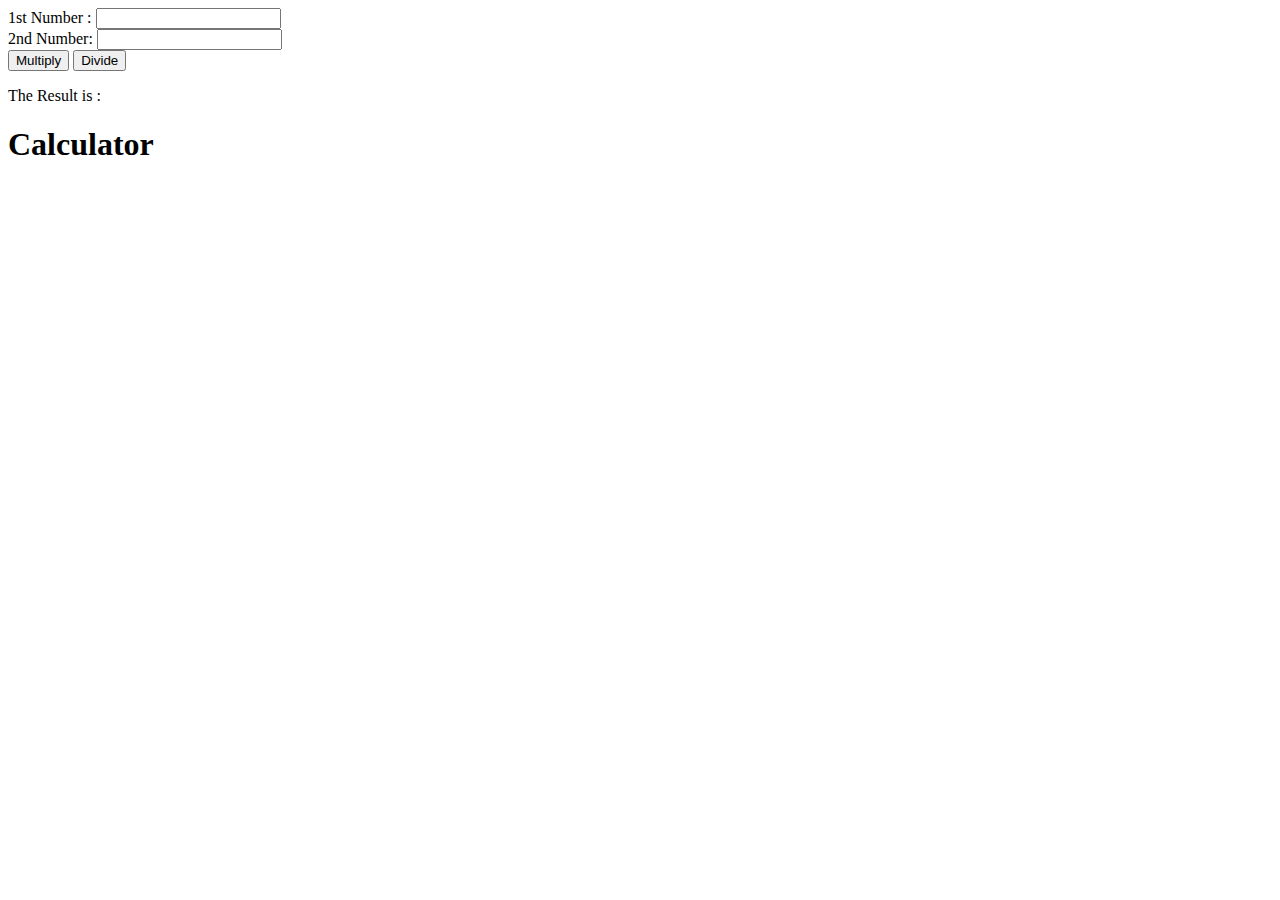
<file: index.html>
<!DOCTYPE html>
<html lang="en">
  <head>
    <meta charset="UTF-8" />
    <meta name="viewport" content="width=device-width, initial-scale=1.0" />
    <title>Document</title>
  </head>
  <body>
    <form>
      1st Number : <input type="text" id="firstNumber" /><br />
      2nd Number: <input type="text" id="secondNumber" /><br />
      <input type="button" onClick="multiplyBy()" value="Multiply" />
      <input type="button" onClick="divideBy()" value="Divide" />
    </form>
    <p>
      The Result is : <br />
      <span id="result"></span>
    </p>
    <script src="script.js"></script>

    <h1>Calculator</h1>
  </body>
</html>
</file>
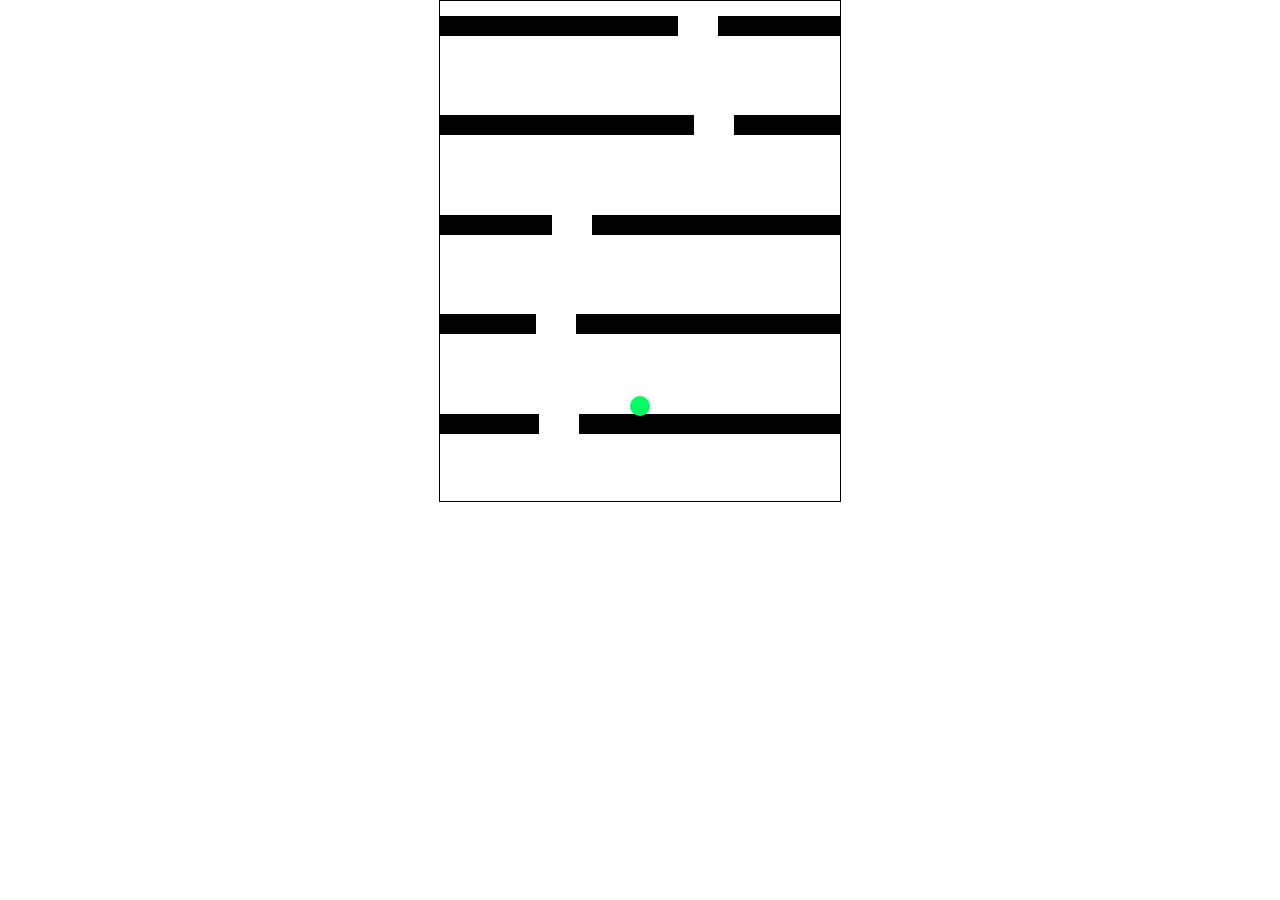
<file: Ball in the hole/index.html>
<!DOCTYPE html>
<html lang="en">
<head>
    <meta charset="UTF-8">
    <meta http-equiv="X-UA-Compatible" content="IE=edge">
    <meta name="viewport" content="width=device-width, initial-scale=1.0">
    <title>Ball in the hole</title>
    <link rel="stylesheet" type="text/css" href="style.css">
</head>
<body>
    <div id="game">
        <div id="character"></div>
    </div>
</body>
<script src="index.js"></script>
</html>
</file>
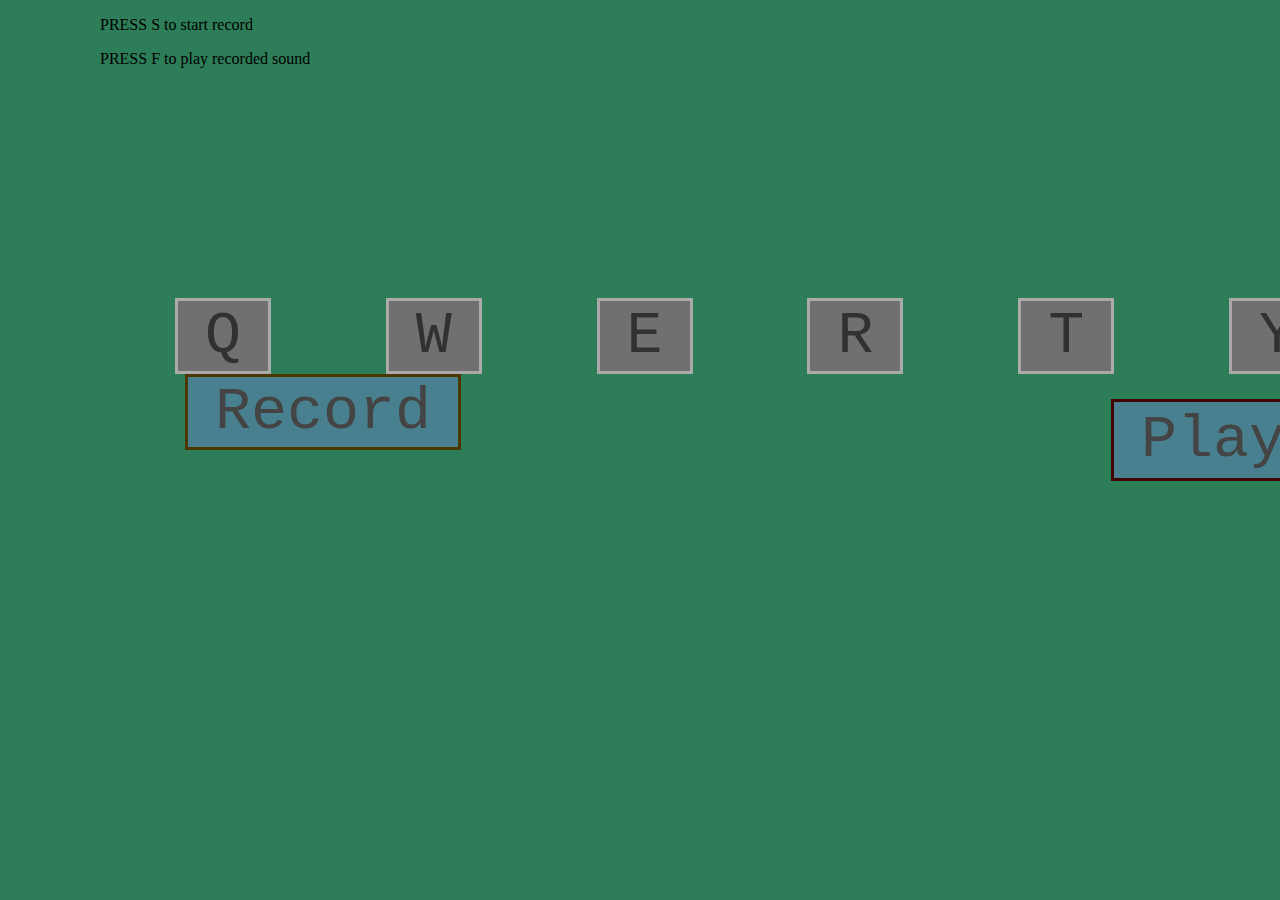
<file: drumkit/index.html>
<!DOCTYPE html>
<html lang="en">
<head>
    <meta charset="UTF-8">
    <meta name="viewport" content="width=device-width, initial-scale=1.0">
    <title>Document</title>
    <link rel="stylesheet" href="Style/style.css"/>
</head>
<body>
    <p>PRESS S to start record</p>
    <p>PRESS F to play recorded sound</p>
    <div class="container">
        <div class="pad">
            <div class="sound1">
                <kbd class="key-code" id="q">Q</kbd>
                <audio  src="sounds/clap-fat.wav" id="sound1"></audio>
            </div>
            <div class="sound2">
                <kbd class="key-code" id="w">W</kbd>
                <audio  src="sounds/hihat-acoustic01.wav" id="sound2"></audio>
            </div>
            <div class="sound3">
                <kbd class="key-code" id="e">E</kbd>
                <audio  src="sounds/kick-acoustic01.wav" id="sound3"></audio>
            </div>
            <div class="sound4">
                <kbd class="key-code" id="r">R</kbd>
                <audio  src="sounds/openhat-acoustic01.wav" id="sound4"></audio>
            </div>
            <div class="sound5">
                <kbd class="key-code" id="t">T</kbd>
                <audio  src="sounds/snare-big.wav" id="sound5"></audio>
            </div>
            <div class="sound6">
                <kbd class="key-code" id="y">Y</kbd>
                <audio  src="sounds/tom-acoustic01.wav" id="sound6"></audio>
            </div>
            <div>
                <kbd class="record" id="Record">Record</kbd>
            </div>
            <div>
                <kbd class="play" id="Playing">Play</kbd>
            </div>
        </div>
</div>
    <script src="js/srcipt.js"></script>
</body> 

</html>
</file>
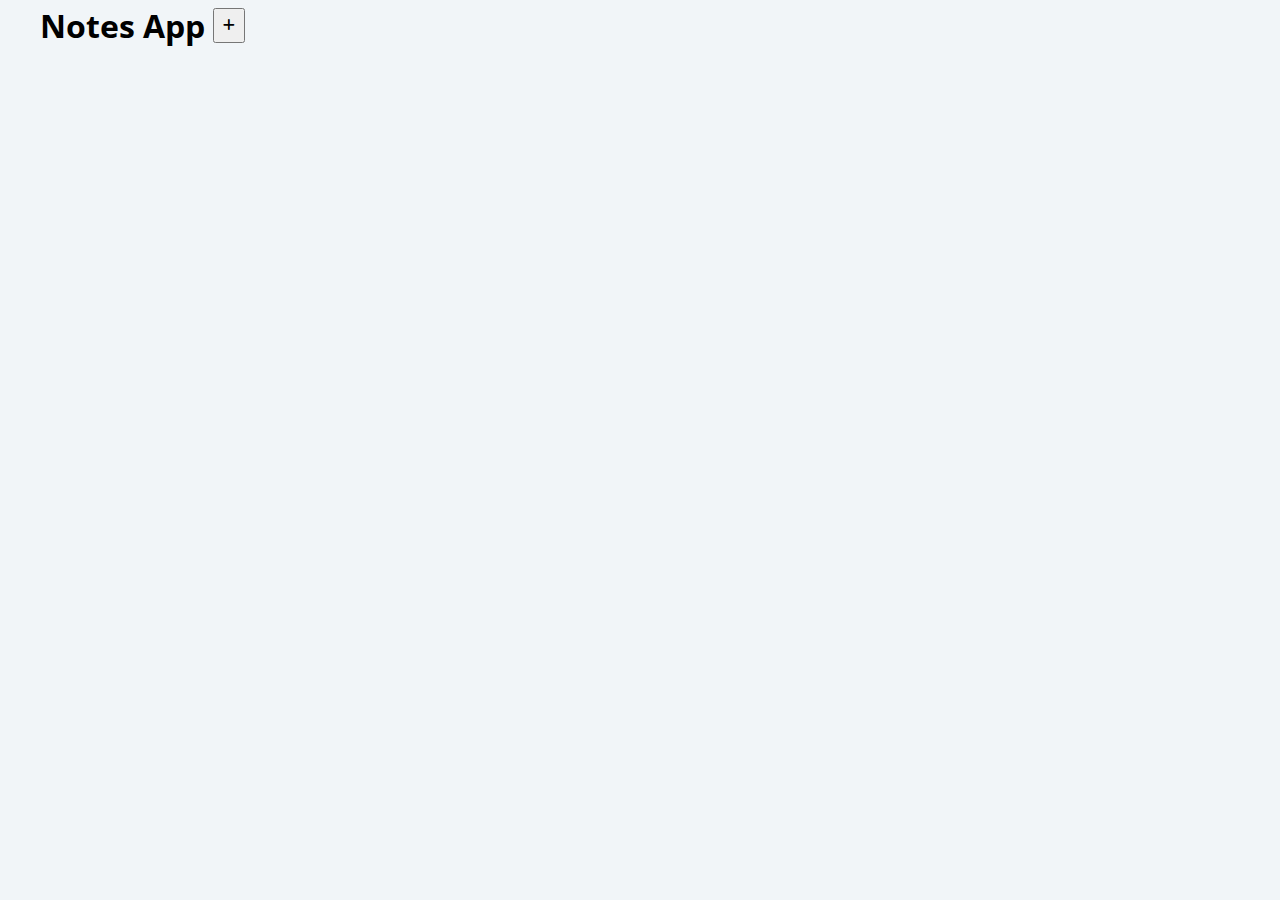
<file: notes js/index.html>
<!DOCTYPE html>
<html lang="en">
  <head>
    <meta charset="UTF-8" />
    <meta name="viewport" content="width=device-width, initial-scale=1.0" />
    <link rel="stylesheet" href="css/style.css" />
    <link rel="preconnect" href="https://fonts.gstatic.com" />
    <link
      href="https://fonts.googleapis.com/css2?family=Open+Sans&display=swap"
      rel="stylesheet"
    />
    <link
    href="https://cdnjs.cloudflare.com/ajax/libs/font-awesome/6.1.2/css/all.min.css"
    rel="stylesheet"
  />
    <title>Notes App</title>
  </head>
  <body>
    <div class="container">
      <div class="header">
        <h1>Notes App</h1>
        <button class="note-add" type="button"><i class="fa-solid fa-plus"></i></button>
      </div>
      <div class="notes"></div>
    </div>
    <script src="js/app.js"></script>
  </body>
</html>
</file>
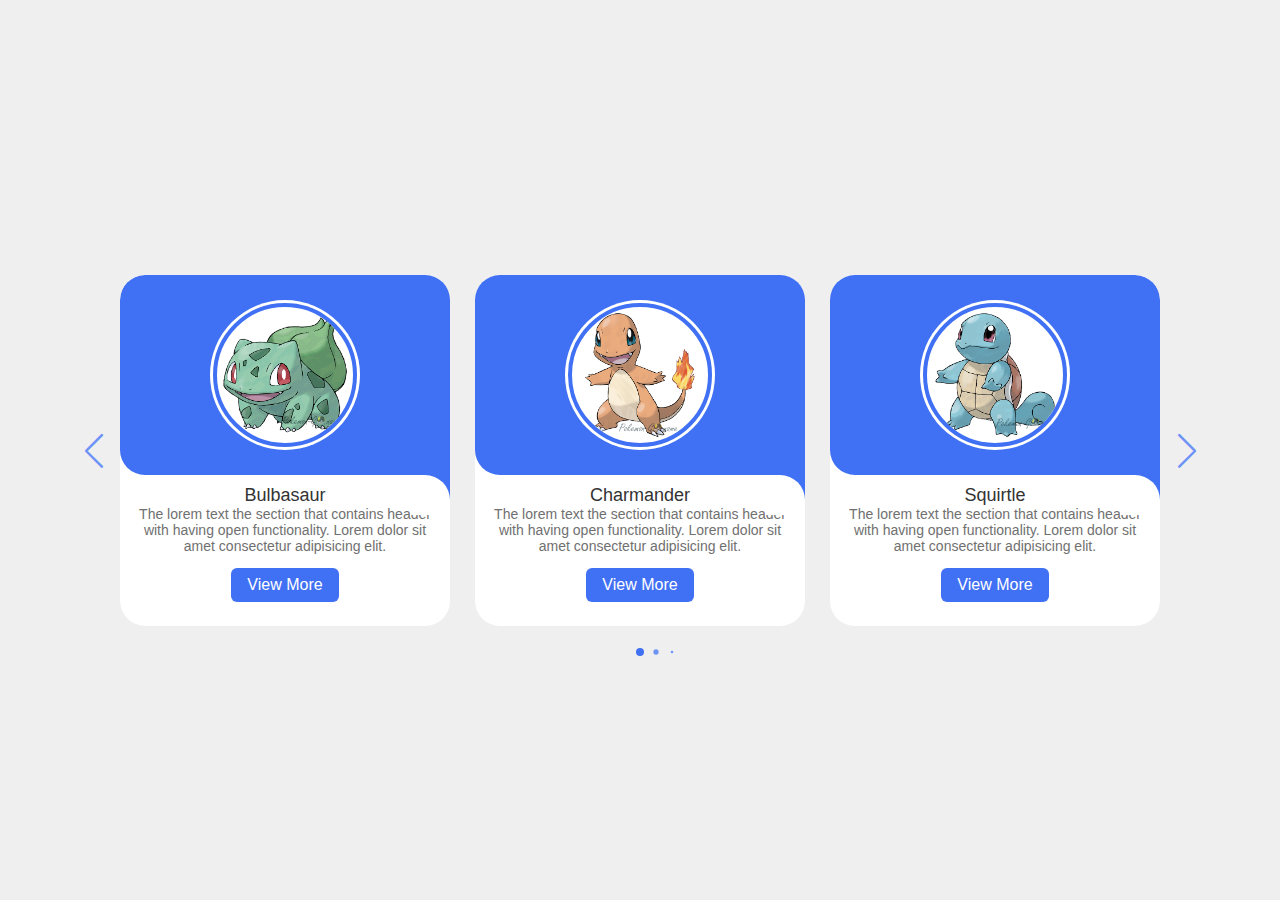
<file: sliderjs/index.html>
<!DOCTYPE html>
<html lang="en">
  <head>
    <meta charset="UTF-8" />
    <meta http-equiv="X-UA-Compatible" content="IE=edge" />
    <meta name="viewport" content="width=device-width, initial-scale=1.0" />

    <link rel="stylesheet" href="css/swiper-bundle.min.css" />
    <link rel="stylesheet" href="css/style.css" />
  </head>
  <body>
    <div class="slide-container swiper">
      <div class="slide-content">
        <div class="card-wrapper swiper-wrapper">
          <div class="card swiper-slide">
            <div class="image-content">
              <span class="overlay"></span>

              <div class="card-image">
                <img src="img/001 bulbasaur.png" alt="" class="card-img" />
              </div>
            </div>

            <div class="card-content">
              <h2 class="name">Bulbasaur</h2>
              <p class="description">
                The lorem text the section that contains header with having open
                functionality. Lorem dolor sit amet consectetur adipisicing
                elit.
              </p>

              <button class="button">View More</button>
            </div>
          </div>
          <div class="card swiper-slide">
            <div class="image-content">
              <span class="overlay"></span>

              <div class="card-image">
                <img src="img/004 charmander.png" alt="" class="card-img" />
              </div>
            </div>

            <div class="card-content">
              <h2 class="name">Charmander</h2>
              <p class="description">
                The lorem text the section that contains header with having open
                functionality. Lorem dolor sit amet consectetur adipisicing
                elit.
              </p>

              <button class="button">View More</button>
            </div>
          </div>
          <div class="card swiper-slide">
            <div class="image-content">
              <span class="overlay"></span>

              <div class="card-image">
                <img src="img/007 squirtle.png" alt="" class="card-img" />
              </div>
            </div>

            <div class="card-content">
              <h2 class="name">Squirtle</h2>
              <p class="description">
                The lorem text the section that contains header with having open
                functionality. Lorem dolor sit amet consectetur adipisicing
                elit.
              </p>

              <button class="button">View More</button>
            </div>
          </div>
          <div class="card swiper-slide">
            <div class="image-content">
              <span class="overlay"></span>

              <div class="card-image">
                <img src="img/016 pidgey.png" alt="" class="card-img" />
              </div>
            </div>

            <div class="card-content">
              <h2 class="name">Pidgey</h2>
              <p class="description">
                The lorem text the section that contains header with having open
                functionality. Lorem dolor sit amet consectetur adipisicing
                elit.
              </p>

              <button class="button">View More</button>
            </div>
          </div>
          <div class="card swiper-slide">
            <div class="image-content">
              <span class="overlay"></span>

              <div class="card-image">
                <img src="img/010 caterpie.png" alt="" class="card-img" />
              </div>
            </div>

            <div class="card-content">
              <h2 class="name">Caterpie</h2>
              <p class="description">
                The lorem text the section that contains header with having open
                functionality. Lorem dolor sit amet consectetur adipisicing
                elit.
              </p>

              <button class="button">View More</button>
            </div>
          </div>
          <div class="card swiper-slide">
            <div class="image-content">
              <span class="overlay"></span>

              <div class="card-image">
                <img src="img/013 weedle.png" alt="" class="card-img" />
              </div>
            </div>

            <div class="card-content">
              <h2 class="name">Weedle</h2>
              <p class="description">
                The lorem text the section that contains header with having open
                functionality. Lorem dolor sit amet consectetur adipisicing
                elit.
              </p>

              <button class="button">View More</button>
            </div>
          </div>
          <div class="card swiper-slide">
            <div class="image-content">
              <span class="overlay"></span>

              <div class="card-image">
                <img src="img/019 rattata.png" alt="" class="card-img" />
              </div>
            </div>

            <div class="card-content">
              <h2 class="name">Rattata</h2>
              <p class="description">
                The lorem text the section that contains header with having open
                functionality. Lorem dolor sit amet consectetur adipisicing
                elit.
              </p>

              <button class="button">View More</button>
            </div>
          </div>
          <div class="card swiper-slide">
            <div class="image-content">
              <span class="overlay"></span>

              <div class="card-image">
                <img src="img/022 fearow.png" alt="" class="card-img" />
              </div>
            </div>

            <div class="card-content">
              <h2 class="name">Fearow</h2>
              <p class="description">
                The lorem text the section that contains header with having open
                functionality. Lorem dolor sit amet consectetur adipisicing
                elit.
              </p>

              <button class="button">View More</button>
            </div>
          </div>
          <div class="card swiper-slide">
            <div class="image-content">
              <span class="overlay"></span>

              <div class="card-image">
                <img src="img/025 pikachu.png" alt="" class="card-img" />
              </div>
            </div>

            <div class="card-content">
              <h2 class="name">Pikachu</h2>
              <p class="description">
                The lorem text the section that contains header with having open
                functionality. Lorem dolor sit amet consectetur adipisicing
                elit.
              </p>

              <button class="button">View More</button>
            </div>
          </div>
        </div>
      </div>

      <div class="swiper-button-next swiper-navBtn"></div>
      <div class="swiper-button-prev swiper-navBtn"></div>
      <div class="swiper-pagination"></div>
    </div>
  </body>

  <script src="js/swiper-bundle.min.js"></script>
  <script src="js/script.js"></script>
</html>
</file>
<file: Ball in the hole/style.css>
*{
    padding: 0;
    margin: 0;
}
#game{
    width: 400px;
    height: 500px;
    border: 1px solid black;
    margin: auto;
    overflow: hidden;
}
#character{
    width: 20px;
    height: 20px;
    background-color: rgb(0, 255, 98);
    border-radius: 50%;
    position: relative;
    top: 400px;
    left: 190px;
    z-index: 1000000;
}
.block{
    width: 400px;
    height: 20px;
    background-color: black;
    position: relative;
    top: 100px;
    margin-top: -20px;
}
.hole{
    width: 40px;
    height: 20px;
    background-color: white;
    position: relative;
    top: 100px;
    margin-top: -20px;
}
</file>
<file: drumkit/Style/style.css>
html {
    background-size: cover;
    width: 1300px;
    height: 600px;
    position: absolute;
    margin-left: 100px;
  }

body {
	padding: 0;
	margin: 0;
	background-color: rgba(23, 112, 71, 0.904);
}

.container {
	margin: 30px auto 0;
    
	width: 1200px;
	text-align: center;
    display: flex;
    justify-content: center;
}

.key-map-list {
	list-style: none;
	color: #fff;
	position: absolute;  
}

.pad {	
    margin-top: 200px;
    font-size: 60px;
    display: flex;
    justify-content: space-between;
    flex-wrap: wrap; 
}

.key-code {
	color: #05050496;
    background-color: #707070;
    
    padding: 1px 27px;    
    border: 3px solid #aaa;
    margin-right: 25px;
    margin-left: 25px;
    display: flex;	
    justify-content: center;
}



.record {
    color: #444;
    background-color: #48808f;
    
    padding: 1px 27px;  
    border: 3px solid rgb(78, 54, 1);
    margin-right: 35px;
    margin-left: 35px;
    display: flex;	
    justify-content: center;
}

.play {
    display: flex;	
    justify-content: center;
    
    color: #444;
    background-color: #48808f;
    
    padding: 4px 27px;
    border: 3px solid rgb(66, 1, 1);
    margin-right: 35px;
    margin-left: 25px;
    margin-top: 25px;
}

.recordup {
    color: rgb(54, 0, 250);
    background-color: #000000;
    
    padding: 1px 27px;
    border-radius: 4px;
    border: 3px solid rgb(210, 210, 210);
    margin-right: 35px;
    margin-left: 35px;
    display: flex;	
    justify-content: center;
}

.playing {
    color: #db0000;
    background-color: #444;
    
    padding: 1px 27px;
    border-radius: 4px;
    border: 3px solid rgb(255, 255, 255);
    margin-right: 35px;
    margin-left: 35px;
    display: flex;	
    justify-content: center;
}

.key-play {
    color: rgb(254, 254, 254);
    background-color: #3e3e3e;
    
    padding: px 27px;
    border-radius: 4px;
    border: 3px solid #aaa;
    margin-right: 35px;
    margin-left: 25px;
    display: flex;	
    justify-content: center;
}
</file>
<file: notes js/css/style.css>
* {
  margin: 0px;
  padding: 0px;
  box-sizing: border-box;
}

body {
  background-color: #f1f5f8;
  font-family: "Open Sans", sans-serif;
}

.container {
  max-width: 1200px;
  margin: 0 auto;
}

.header {
  display: flex;
  align-items: center;
}

.note-header {
  display: flex;
  justify-content: space-between;
  margin-bottom: 8px;
}

.notes {
  display: flex;
  flex-direction: row;
  flex-wrap: wrap;
}

.note {
  background-color: lightgreen;
  padding: 16px;
  margin: 8px;
  border-radius: 10px;
  height: 300px;
  width: 240px;
  box-shadow: 2px 2px 5px 2px #cacaca;
}

.note-add {
  padding: 8px;
  margin: 8px;
  cursor: pointer;
}

.note-edit {
  padding: 4px;
  cursor: pointer;
}

.note-delete {
  padding: 4px;
  cursor: pointer;
}

.hidden {
  display: none;
}
</file>
<file: sliderjs/css/style.css>
*{
  margin: 0;
  padding: 0;
  box-sizing: border-box;
  font-family: 'Poppins', sans-serif;
}
body{
  min-height: 100vh;
  display: flex;
  align-items: center;
  justify-content: center;
  background-color: #EFEFEF;
}
.slide-container{
  max-width: 1120px;
  width: 100%;
  padding: 40px 0;
}
.slide-content{
  margin: 0 40px;
  overflow: hidden;
  border-radius: 25px;
}
.card{
  border-radius: 25px;
  background-color: #FFF;
}
.image-content,
.card-content{
  display: flex;
  flex-direction: column;
  align-items: center;
  padding: 10px 14px;
}
.image-content{
  position: relative;
  row-gap: 5px;
  padding: 25px 0;
}
.overlay{
  position: absolute;
  left: 0;
  top: 0;
  height: 100%;
  width: 100%;
  background-color: #4070F4;
  border-radius: 25px 25px 0 25px;
}
.overlay::before,
.overlay::after{
  content: '';
  position: absolute;
  right: 0;
  bottom: -40px;
  height: 40px;
  width: 40px;
  background-color: #4070F4;
}
.overlay::after{
  border-radius: 0 25px 0 0;
  background-color: #FFF;
}
.card-image{
  position: relative;
  height: 150px;
  width: 150px;
  border-radius: 50%;
  background: #FFF;
  padding: 3px;
}
.card-image .card-img{
  height: 100%;
  width: 100%;
  object-fit: cover;
  border-radius: 50%;
  border: 4px solid #4070F4;
}
.name{
  font-size: 18px;
  font-weight: 500;
  color: #333;
}
.description{
  font-size: 14px;
  color: #707070;
  text-align: center;
}
.button{
  border: none;
  font-size: 16px;
  color: #FFF;
  padding: 8px 16px;
  background-color: #4070F4;
  border-radius: 6px;
  margin: 14px;
  cursor: pointer;
  transition: all 0.3s ease;
}
.button:hover{
  background: #265DF2;
}

.swiper-navBtn{
  color: #6E93f7;
  transition: color 0.3s ease;
}
.swiper-navBtn:hover{
  color: #4070F4;
}
.swiper-navBtn::before,
.swiper-navBtn::after{
  font-size: 35px;
}
.swiper-button-next{
  right: 0;
}
.swiper-button-prev{
  left: 0;
}
.swiper-pagination-bullet{
  background-color: #6E93f7;
  opacity: 1;
}
.swiper-pagination-bullet-active{
  background-color: #4070F4;
}

@media screen and (max-width: 768px) {
  .slide-content{
    margin: 0 10px;
  }
  .swiper-navBtn{
    display: none;
  }
}
</file>
